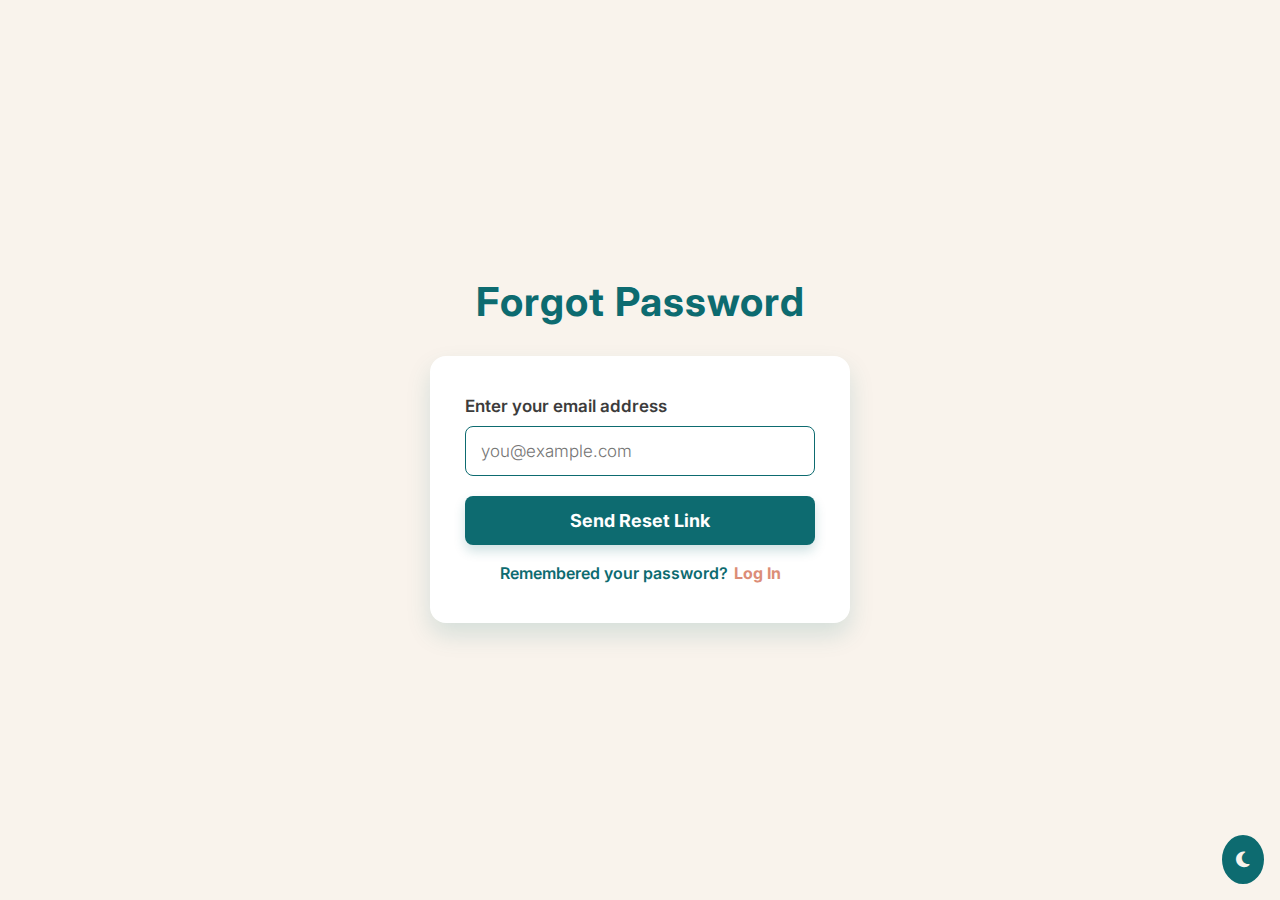
<file: forgot-password.html>
<!DOCTYPE html>
<html lang="en">
  <head>
    <meta charset="UTF-8" />
    <meta name="viewport" content="width=device-width, initial-scale=1.0" />
    <title>forgot password</title>
    <link rel="stylesheet" href="style.css" />
    <link rel="stylesheet" href="login.css" />
  </head>
  <body>
    <div class="login-container">
      <h1 class="login-title">Forgot Password</h1>
      <form id="login-form" class="login-form">
        <label for="email" class="login-label">Enter your email address</label>
        <input
          type="email"
          id="email"
          name="email"
          class="login-input"
          placeholder="you@example.com"
          required
        />
        <button type="submit" class="login-button">Send Reset Link</button>

        <div class="register">
          Remembered your password?
          <a href="login.html">Log In</a>
        </div>
      </form>
    </div>
    <script src="forgot-password.js"></script>
    <script src="theme.js"></script>
  </body>
</html>
</file>
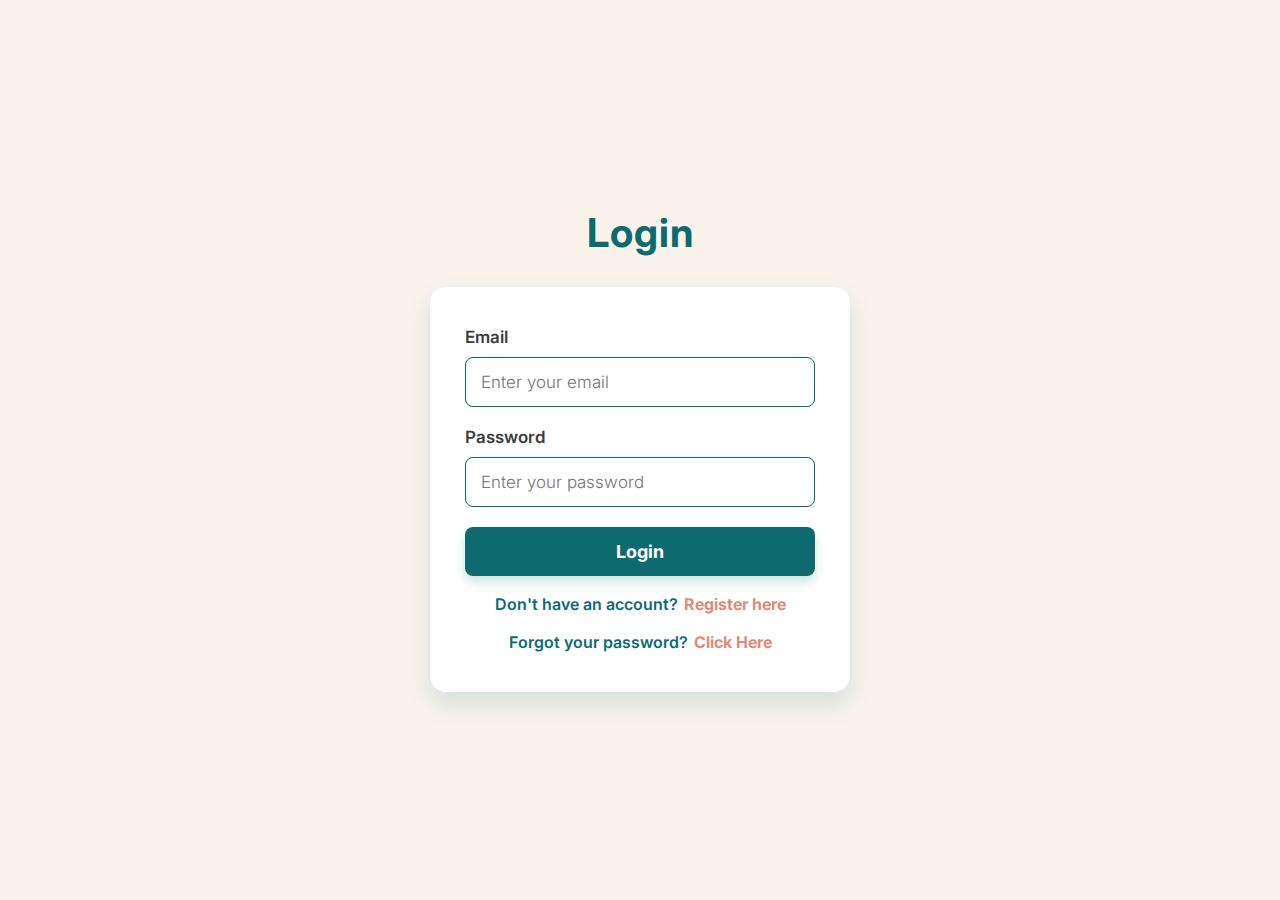
<file: login.html>
<!DOCTYPE html>
<html lang="en">
  <head>
    <meta charset="UTF-8" />
    <meta name="viewport" content="width=device-width, initial-scale=1.0" />
    <title>Login</title>
    <link rel="stylesheet" href="style.css" />
    <link rel="stylesheet" href="login.css" />
  </head>
  <body>
    <div class="login-container">
      <h2 class="login-title">Login</h2>
      <form action="/dashboard.html" class="login-form">
        <label for="email" class="login-label">Email</label>
        <input
          type="email"
          id="email"
          name="email"
          required
          class="login-input"
          placeholder="Enter your email"
        />
        <label for="password" class="login-label">Password</label>
        <input
          type="password"
          id="password"
          name="password"
          required
          class="login-input"
          placeholder="Enter your password"
          minlength="6"
        />
        <button type="submit" class="login-button">Login</button>

        <p class="register">
          Don't have an account? <a href="/signup.html">Register here</a>
        </p>
        <p class="forgot-password">
          Forgot your password?
          <a href="/forgot-password.html">Click Here</a>
        </p>
      </form>
    </div>
  </body>
</html>
</file>
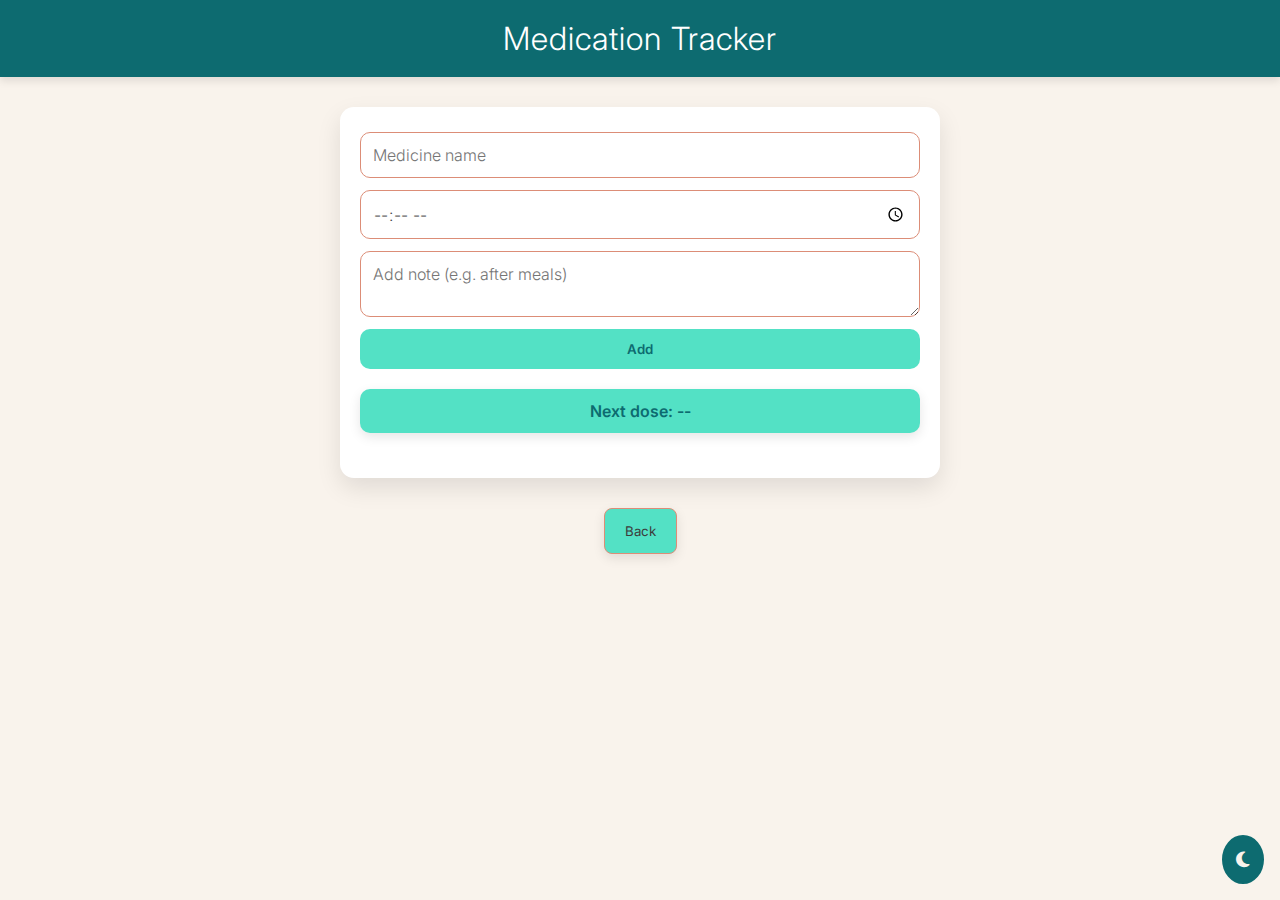
<file: medication.html>
<!DOCTYPE html>
<html lang="en">
  <head>
    <meta charset="UTF-8" />
    <meta name="viewport" content="width=device-width, initial-scale=1.0" />
    <title>Medication Tracker</title>
    <link rel="stylesheet" href="style.css" />
    <link rel="stylesheet" href="medication.css" />
  </head>
  <body>
    <header>
      <h1>Medication Tracker</h1>
    </header>

    <main class="container">
      <!-- Add new medication -->
      <div class="input-group">
        <input type="text" id="medName" placeholder="Medicine name" />
        <input type="time" id="medTime" />
        <textarea
          id="medNote"
          placeholder="Add note (e.g. after meals)"
        ></textarea>
        <button onclick="addMedication()">Add</button>
      </div>

      <!-- Next dose reminder -->
      <div class="next-dose" id="nextDose">Next dose: --</div>

      <!-- Medication list -->
      <div id="medList"></div>
    </main>
    <!-- Back button -->
    <div class="end-btn">
      <button class="btn">
        <a href="dashboard.html">Back</a>
      </button>
    </div>

    <script src="medication.js"></script>
    <script src="theme.js"></script>
  </body>
</html>
</file>
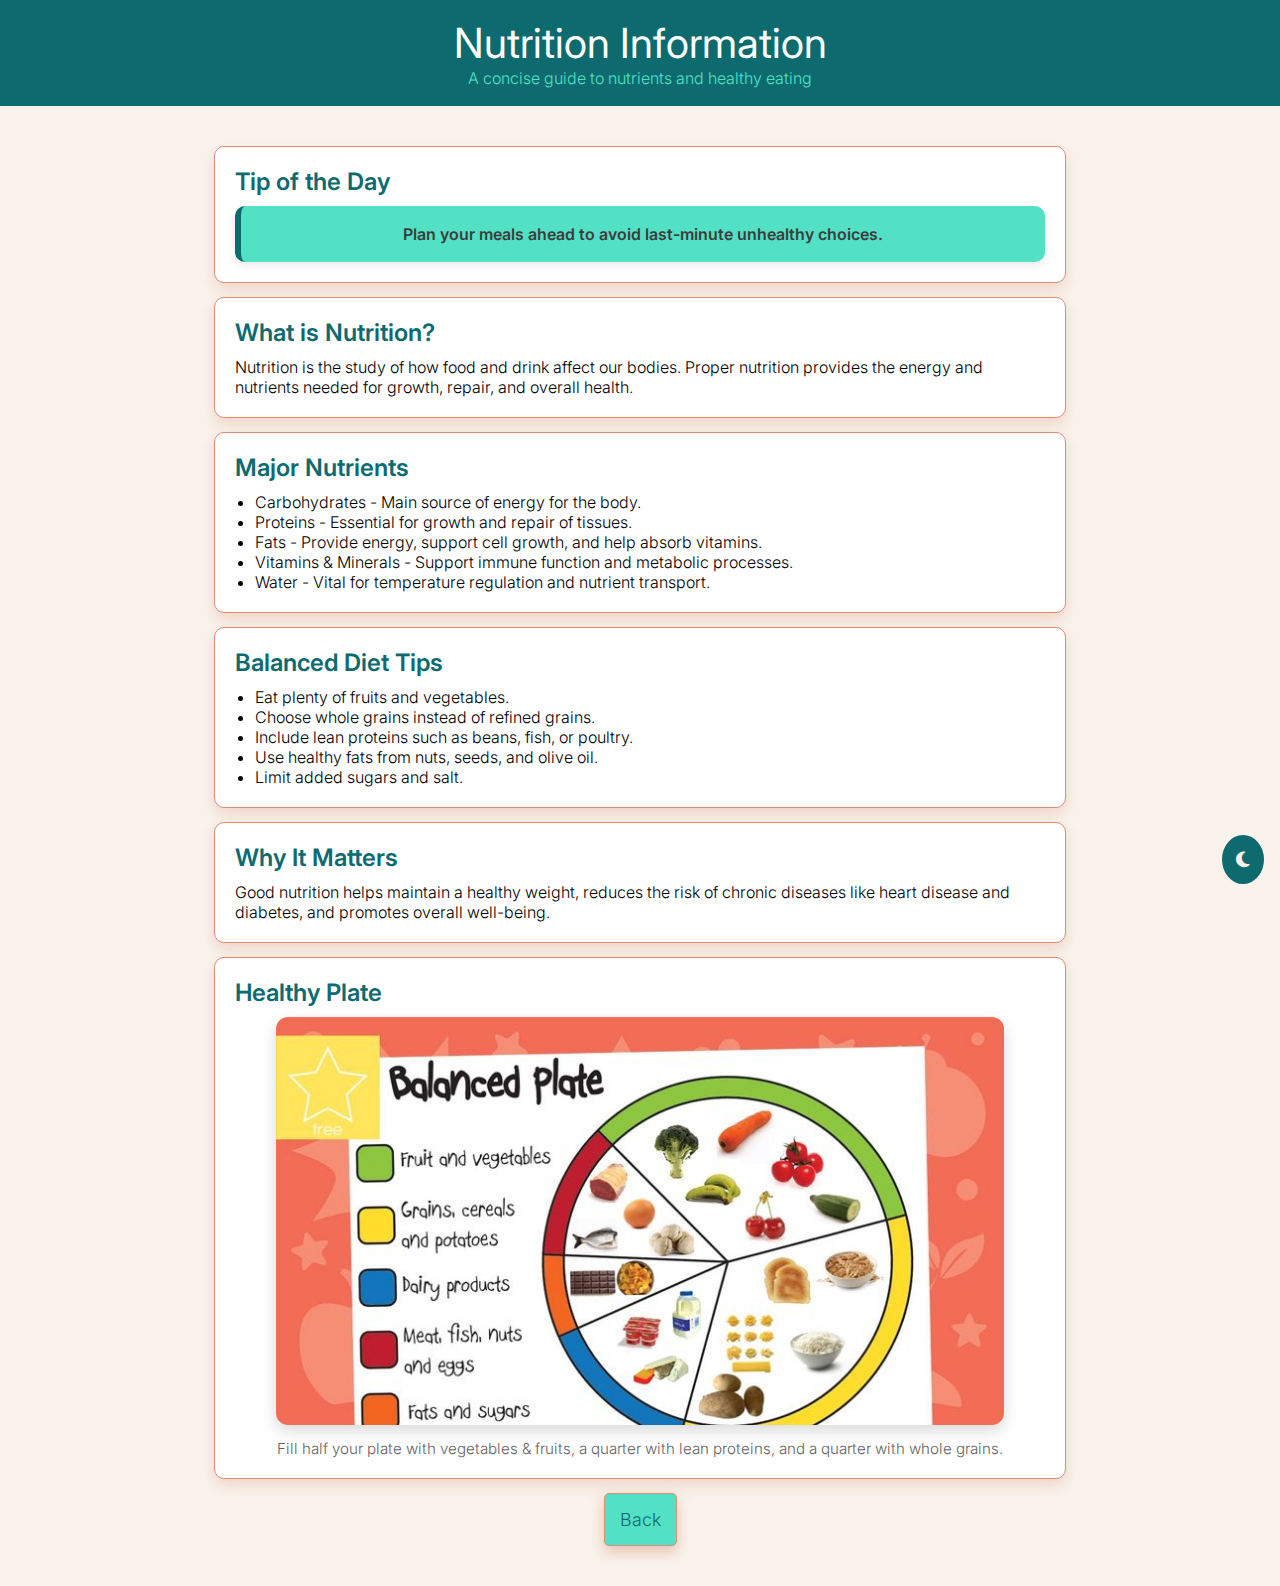
<file: nutrition.html>
<!DOCTYPE html>
<html lang="en">
  <head>
    <meta charset="UTF-8" />
    <meta name="viewport" content="width=device-width, initial-scale=1.0" />
    <title>Nutrition Basics</title>
    <link rel="stylesheet" href="style.css" />
    <link rel="stylesheet" href="nutrition.css" />
  </head>
  <body>
    <header>
      <h1>Nutrition Information</h1>
      <p class="tagline">A concise guide to nutrients and healthy eating</p>
    </header>

    <main>
      <section class="card">
        <h2>Tip of the Day</h2>
        <p id="daily-tip">Loading tip...</p>
      </section>

      <section class="card">
        <h2>What is Nutrition?</h2>
        <p>
          Nutrition is the study of how food and drink affect our bodies. Proper
          nutrition provides the energy and nutrients needed for growth, repair,
          and overall health.
        </p>
      </section>

      <section class="card">
        <h2>Major Nutrients</h2>
        <ul>
          <li>
            <strong>Carbohydrates</strong> - Main source of energy for the body.
          </li>
          <li>
            <strong>Proteins</strong> - Essential for growth and repair of
            tissues.
          </li>
          <li>
            <strong>Fats</strong> - Provide energy, support cell growth, and
            help absorb vitamins.
          </li>
          <li>
            <strong>Vitamins & Minerals</strong> - Support immune function and
            metabolic processes.
          </li>
          <li>
            <strong>Water</strong> - Vital for temperature regulation and
            nutrient transport.
          </li>
        </ul>
      </section>

      <section class="card">
        <h2>Balanced Diet Tips</h2>
        <ul>
          <li>Eat plenty of fruits and vegetables.</li>
          <li>Choose whole grains instead of refined grains.</li>
          <li>Include lean proteins such as beans, fish, or poultry.</li>
          <li>Use healthy fats from nuts, seeds, and olive oil.</li>
          <li>Limit added sugars and salt.</li>
        </ul>
      </section>

      <section class="card">
        <h2>Why It Matters</h2>
        <p>
          Good nutrition helps maintain a healthy weight, reduces the risk of
          chronic diseases like heart disease and diabetes, and promotes overall
          well-being.
        </p>
      </section>

      <section class="card">
        <h2>Healthy Plate</h2>
        <img
          src="public/plate.png"
          alt="Balanced plate graphic"
          class="plate-image"
        />
        <p class="img-caption">
          Fill half your plate with vegetables & fruits, a quarter with lean
          proteins, and a quarter with whole grains.
        </p>
      </section>

      <div class="end-btn">
        <button class="btn">
          <a href="dashboard.html"> Back </a>
        </button>
      </div>

      <script>
        const tips = [
          "Snack on a handful of unsalted nuts or seeds instead of chips.",
          "Drink a full glass of water before each meal to stay hydrated.",
          "Choose whole fruits over fruit juices to get more fiber.",
          "Add a handful of leafy greens to your lunch or dinner every day.",
          "Start your morning with a high-protein breakfast to stay full longer.",
          "Swap sugary drinks for sparkling water with a splash of lemon.",
          "Include at least three different colored vegetables on your plate.",
          "Use herbs and spices instead of extra salt for flavor.",
          "Take a short walk after meals to aid digestion.",
          "Plan your meals ahead to avoid last-minute unhealthy choices.",
        ];
        document.getElementById("daily-tip").textContent =
          tips[Math.floor(Math.random() * tips.length)];
      </script>
    </main>
    <script src="theme.js"></script>
  </body>
</html>
</file>
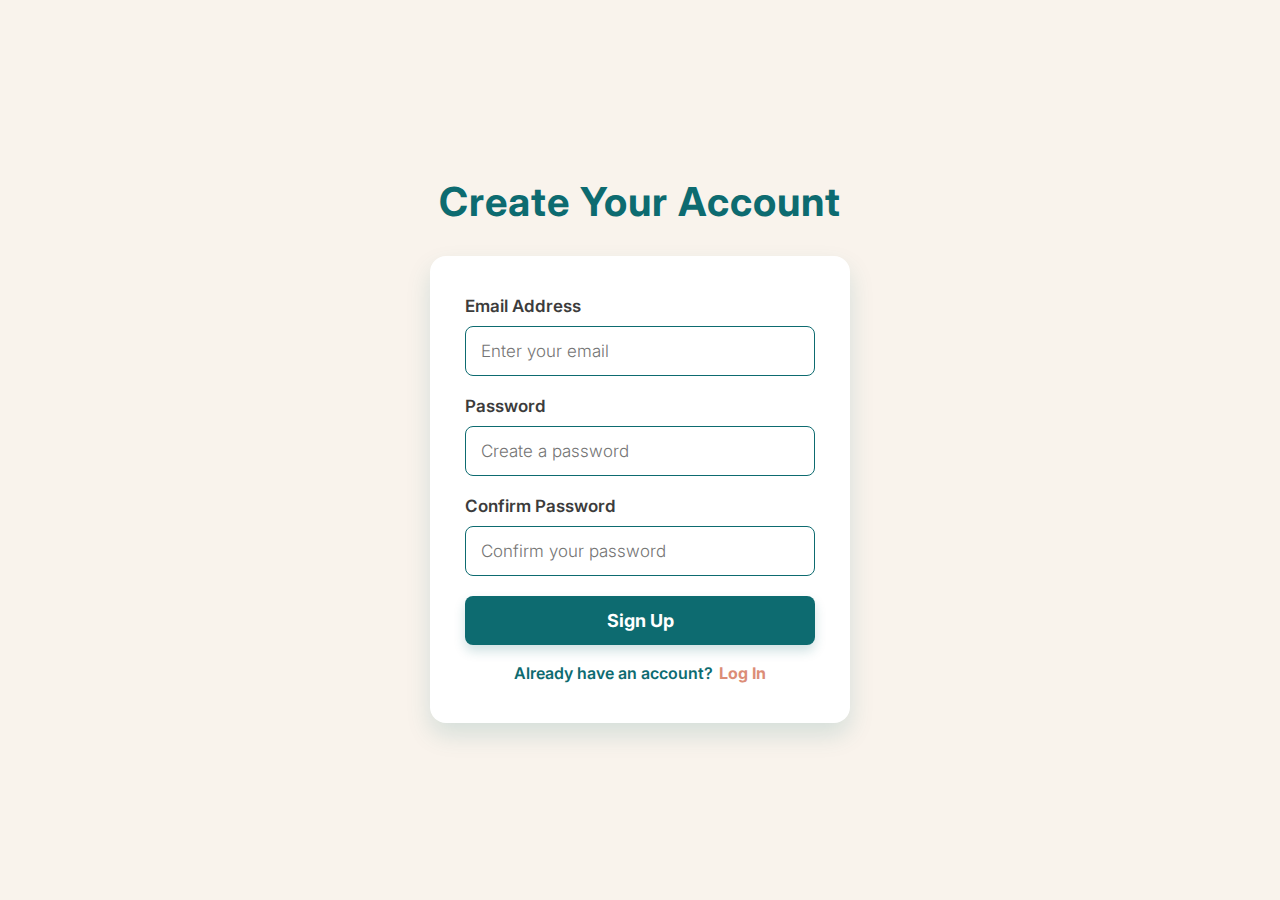
<file: signup.html>
<!DOCTYPE html>
<html lang="en">
  <head>
    <meta charset="UTF-8" />
    <meta name="viewport" content="width=device-width, initial-scale=1.0" />
    <title>Signup</title>
    <link rel="stylesheet" href="style.css" />
    <link rel="stylesheet" href="login.css" />
  </head>
  <body>
    <div class="login-container">
      <h1 class="login-title">Create Your Account</h1>
      <form id="login-form" class="login-form">
        <label for="email" class="login-label">Email Address</label>
        <input
          type="email"
          id="email"
          name="email"
          class="login-input"
          placeholder="Enter your email"
          required
        />
        <label for="password" class="login-label">Password</label>
        <input
          type="password"
          id="password"
          name="password"
          class="login-input"
          placeholder="Create a password"
          required
          minlength="6"
        />
        <label for="confirm-password" class="login-label"
          >Confirm Password</label
        >
        <input
          type="password"
          id="confirm-password"
          name="confirm-password"
          class="login-input"
          placeholder="Confirm your password"
          required
          minlength="6"
        />
        <button type="submit" class="login-button">Sign Up</button>

        <div class="register">
          Already have an account?
          <a href="/login.html">Log In</a>
        </div>
      </form>
    </div>
    <script src="/signup.js"></script>
  </body>
</html>
</file>
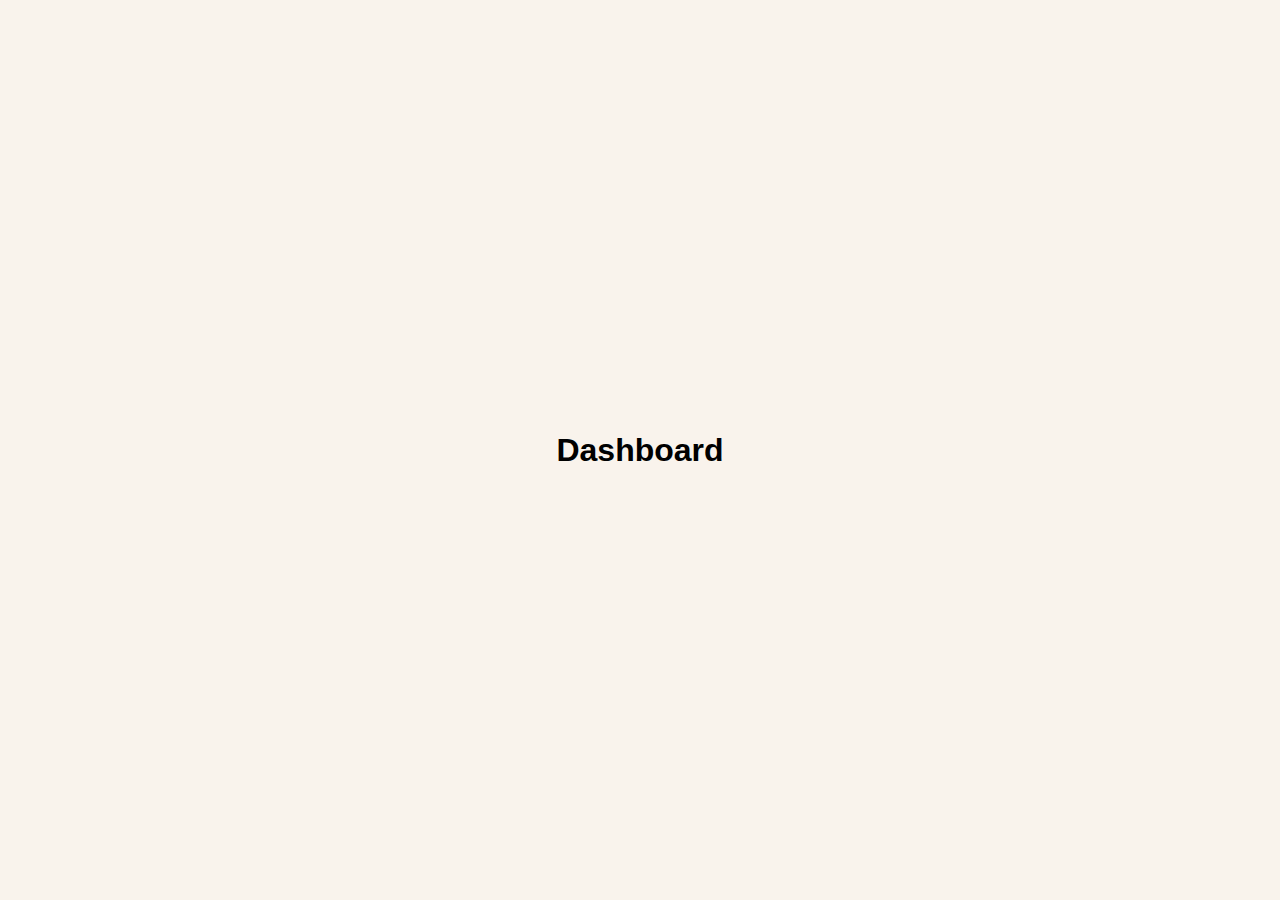
<file: FSJ_MPR/dashboard.html>
<!DOCTYPE html>
<html lang="en">
  <head>
    <meta charset="UTF-8" />
    <meta name="viewport" content="width=device-width, initial-scale=1.0" />
    <title>Dashboard</title>
    <link rel="stylesheet" href="style.css" />
  </head>
  <body>
    <h1
      style="
        height: 100vh;
        display: flex;
        align-items: center;
        justify-content: center;
      "
    >
      Dashboard
    </h1>
  </body>
</html>
</file>
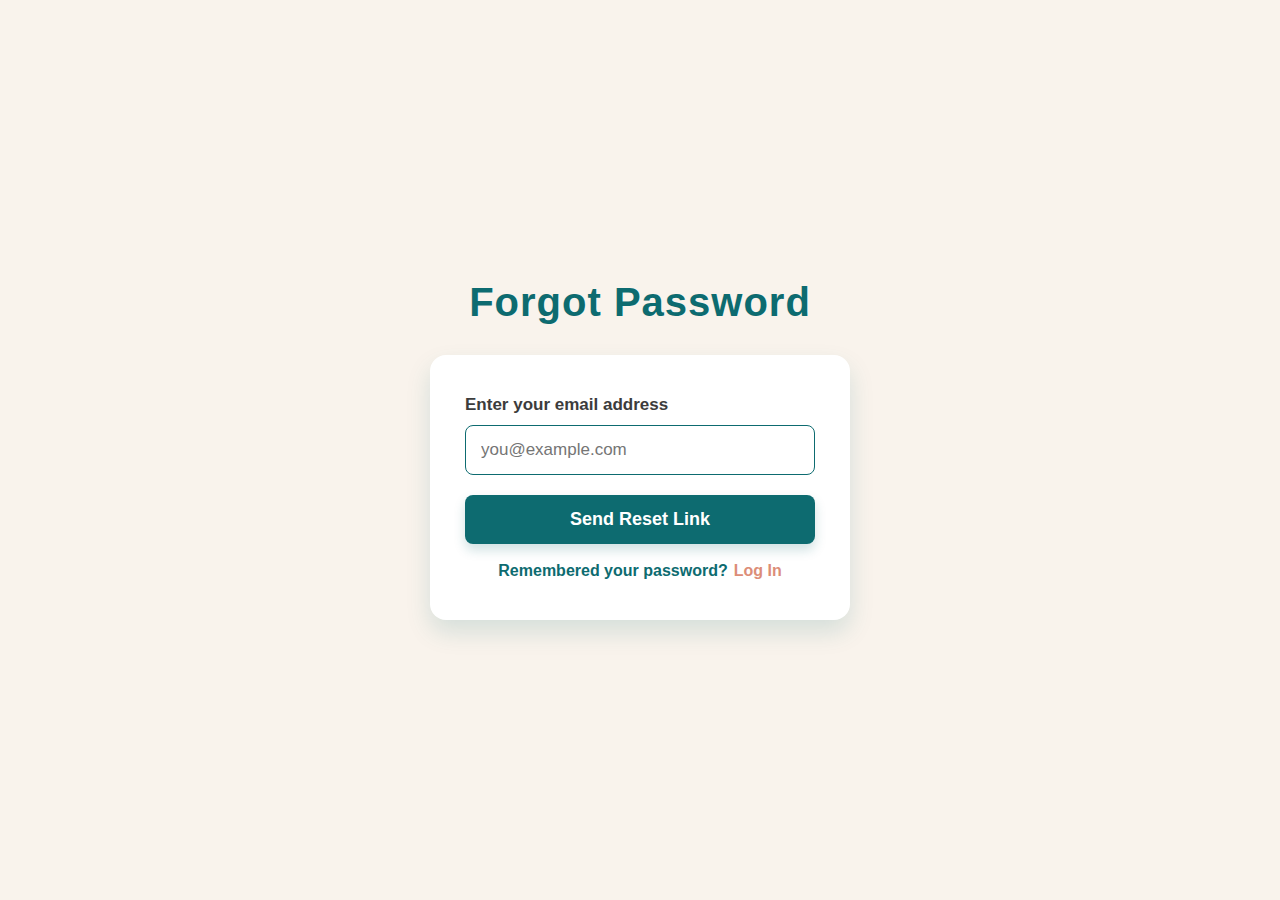
<file: FSJ_MPR/forgot-password.html>
<!DOCTYPE html>
<html lang="en">
  <head>
    <meta charset="UTF-8" />
    <meta name="viewport" content="width=device-width, initial-scale=1.0" />
    <title>forgot password</title>
    <link rel="stylesheet" href="style.css" />
    <link rel="stylesheet" href="login.css" />
  </head>
  <body>
    <div class="login-container">
      <h1 class="login-title">Forgot Password</h1>
      <form class="login-form" action="/index.html">
        <label for="email" class="login-label">Enter your email address</label>
        <input
          type="email"
          id="email"
          name="email"
          class="login-input"
          placeholder="you@example.com"
          required
        />
        <button type="submit" class="login-button">Send Reset Link</button>

        <div class="register">
          Remembered your password?
          <a href="/login.html">Log In</a>
        </div>
      </form>
    </div>
  </body>
</html>
</file>
<file: style.css>
@import url("https://fonts.googleapis.com/css2?family=Inter:ital,opsz,wght@0,14..32,100..900;1,14..32,100..900&display=swap");

:root {
  --primary-color: rgb(13, 107, 112); /* primary color main branding color */
  --secondary-color: rgb(
    220,
    141,
    119
  ); /* secondary color for accents : buttons*/
  --accent-color: rgb(
    83,
    225,
    197
  ); /* accent color for highlights : special sections */
  --background-color: rgb(249, 243, 236); /* background color */
  --surface-color: rgb(255, 255, 255); /* surface color for cards and panels */
  --text-color: rgb(60, 60, 60); /* main text color */
  --text-secondary-color: rgb(
    100,
    100,
    100
  ); /* secondary text color for less emphasis */
  --hover-color: rgb(184, 111, 97); /* hover color for links and buttons */
}

* {
  font-family: "Inter", sans-serif;
  font-optical-sizing: auto;
  font-weight: 300;
  font-style: normal;
  margin: 0;
  padding: 0;
  box-sizing: border-box;
}

body {
  background-color: var(--background-color);
}

/* nav section */
.navbar {
  background-color: var(--primary-color);
  color: var(--text-color);
  padding: 10px;
  display: flex;
  justify-content: space-between;
  align-items: center;
}

.logo {
  color: var(--surface-color);
  font-size: 1.5em;
  font-weight: 500;
  text-align: center;
}

.nav-links {
  list-style: none;
  display: flex;
  justify-content: center;
  align-items: center;
}

.nav-links li {
  margin: 13px;
}

.nav-links a {
  color: var(--surface-color);
  text-decoration: none;
  font-weight: bold;
}

.nav-links a:hover {
  color: var(--hover-color);
}

.nav-toggle {
  display: none;
  cursor: pointer;
  font-size: 1.5em;
}

.login {
  background-color: var(--accent-color);
  padding: 5px 12px;
  border-radius: 3px;
  text-decoration: none;
}

@media (max-width: 466px) {
  .nav-links {
    z-index: 100;
    position: absolute;
    top: 48px;
    right: 2px;
    border: var(--surface-color) 1px solid;
    border-radius: 5px;
    box-shadow: rgba(25, 1, 47, 0.4) 0px 4px 8px;
    width: 60%;
    background-color: var(--primary-color);
    flex-direction: column;
    align-items: flex-start;
    display: none;
  }

  .nav-links li {
    font-size: smaller;
    padding: 4px;
    font-weight: lighter;
    margin: 3px 15px;
    text-align: center;
  }

  .nav-toggle {
    display: block;
  }

  .nav-links.active {
    display: flex;
  }
}

/* Hero section */
.hero {
  position: relative;
  background-image: url("public/hero.png");
  background-size: cover;
  background-position: center;
  background-repeat: no-repeat;
  background-color: var(--accent-color); /* fallback color */
  color: var(--surface-color);
  height: 100vh;
  display: flex;
  flex-direction: column;
  justify-content: center;
  align-items: center;
  text-align: center;
  z-index: 0;
}

.hero::before {
  content: "";
  position: absolute;
  inset: 0;
  background-color: rgba(0, 0, 0, 0.5);
  z-index: -1;
  border-radius: inherit;
}

.hero h1 {
  font-size: 3em;
  margin-bottom: 20px;
}

.hero p {
  font-size: 1.2em;
  margin-bottom: 20px;
}

.hero a {
  background-color: var(--primary-color);
  color: var(--surface-color);
  padding: 10px 20px;
  border-radius: 5px;
  text-decoration: none;
  font-weight: bold;
}

.hero a:hover {
  color: var(--hover-color);
}

.hero img {
  max-width: 100%;
  height: auto;
  margin-bottom: 20px;
  border-radius: 10px;
  box-shadow: 0 4px 8px rgba(13, 107, 112, 0.3);
  object-fit: cover;
}

/* About Us Section */
.about-us {
  margin: 40px auto;
  display: flex;
  flex-wrap: wrap;
  justify-content: space-around;
  align-items: center;
  padding: 40px 30px;
  text-align: left;
  color: var(--text-color);
  background-color: var(--surface-color);
  border-radius: 12px;
  box-shadow: 0 6px 15px rgba(13, 107, 112, 0.15);
  gap: 27px;
}

.about-text {
  text-align: center;
  flex: 1 1 400px;
}

.about-us h2 {
  font-size: 50px;
  color: var(--primary-color);
  margin-bottom: 20px;
  font-weight: 700;
}

.about-us p {
  font-size: 23px;
  line-height: 1.6;
  color: var(--text-secondary-color);
  font-weight: 400;
}

.about-us img {
  max-width: 70%;
  height: auto;
  border-radius: 12px;
  box-shadow: 0 6px 12px rgba(13, 107, 112, 0.25);
  transition: transform 0.3s ease, box-shadow 0.3s ease;
  cursor: default;
}

.about-us img:hover {
  transform: scale(1.02);
  box-shadow: 0 10px 20px rgba(13, 107, 112, 0.35);
}

@media (max-width: 466px) {
  .about-us {
    flex-direction: column;
    text-align: center;
  }

  .about-text,
  .about-us img {
    flex: 1 1 100%;
    max-width: 100%;
  }

  .about-us img {
    margin-top: 20px;
  }
}

/* Stats Section */
.stats {
  display: flex;
  flex-wrap: wrap;
  align-items: center;
  justify-content: space-between;
  max-width: 100vw;
  margin: 40px 0 60px 0;
  padding: 0 20px;
  gap: 20px;
}

.stat {
  flex: 1;
  flex-wrap: wrap;
  background-color: var(--surface-color);
  color: var(--primary-color);
  border-radius: 14px;
  padding: 35px 25px;
  box-shadow: 0 8px 16px rgba(13, 107, 112, 0.12);
  text-align: center;
  transition: transform 0.3s ease, box-shadow 0.3s ease;
  box-sizing: border-box;
}

.stat:hover {
  transform: translateY(-6px);
  box-shadow: 0 14px 28px rgba(13, 107, 112, 0.2);
}

.stat h3 {
  font-size: 3.5em;
  margin-bottom: 10px;
  font-weight: 900;
}

.stat p {
  font-size: 1.2em;
  font-weight: 600;
  color: var(--secondary-color);
  margin-top: 0;
}

/* Features Section */
.service_header {
  display: flex;
  align-items: center;
  justify-content: space-between;
  gap: 2rem;
}
.section_header {
  font-size: 40px;
  font-weight: bolder;
  color: var(--primary-color);
}
.service_header {
  display: flex;
  justify-content: center; /* Horizontal center */
  align-items: center; /* Vertical center */
  margin-bottom: 35px;
  margin-top: 50px;
  color: var(--text-color);
}
.service_grid {
  margin-top: 10px;
  display: grid;
  grid-template-columns: repeat(4, 225px);
  gap: 20px;
  justify-content: center;
}
.service_card {
  text-align: center;
  border-radius: 10px;
  background-color: var(--surface-color);
  cursor: pointer;
  margin-left: 0px;
  height: 175px;
  width: 160px;
  padding: 12px;
  transition: ease-in-out 0.4s;
}
.service_card span {
  display: inline-block;
  margin: 20px;
  padding: 20px;
  font-size: 1.25rem;
  background-color: var(--primary-color);
  border-radius: 100%;
  transition: 0.2s;
}
i {
  color: var(--background-color);
}
.service_card h4 {
  margin-top: 10px;

  font-weight: 600;
  color: var(--hover-color);
}
.service_card:hover {
  transform: translateY(-6px);
  box-shadow: 0 14px 28px rgba(13, 107, 112, 0.2);
}
.service_card:hover span {
  background-color: var(--hover-color);
}
/* Responsive features*/
@media (max-width: 992px) {
  .service_grid {
    grid-template-columns: repeat(2, 200px);
    gap: 15px;
  }
}

@media (max-width: 576px) {
  .service_grid {
    grid-template-columns: 1fr;
    gap: 15px;
  }
  .service_card {
    width: 90%;
    height: auto;
    margin: 0 auto;
  }
}

.footer1 {
  margin-top: 80px;
  background-color: var(--primary-color);
  color: var(--surface-color);
  padding: 20px;
}
.fcontent {
  margin-bottom: 20px;
}
.follow {
  margin-bottom: 0px;
  display: flex;
  align-items: center;
  text-align: center;
  justify-content: center;
  font-weight: bold;
  padding-top: 30px;
  gap: 3rem;
}
.grid {
  display: grid;
  grid-template-columns: repeat(4, 40px);
  gap: 20px;
  justify-content: center;
}
.grid span {
  font-size: 2rem;
}
.card {
  cursor: pointer;
}
.footer p:hover {
  cursor: pointer;
  color: var(--hover-color);
}
.section_footer {
  display: grid;
  grid-template-columns: repeat(3, auto);
  gap: 2rem;
  align-items: center;
  text-align: center;
  justify-content: center;
  padding: 20px;
}
/* responsive footer*/
@media (max-width: 768px) {
  .section_footer {
    grid-template-columns: 1fr 1fr;
    gap: 1.5rem;
  }
}

@media (max-width: 480px) {
  .section_footer {
    grid-template-columns: 1fr;
    gap: 1rem;
  }
}
.foot {
  display: flex;
  align-items: center;
  text-align: center;
  justify-content: center;
}
</file>
<file: login.css>
.login-container {
  display: flex;
  flex-direction: column;
  align-items: center;
  justify-content: center;
  min-height: 100vh;
  background: var(--background-color);
  padding: 20px;
  font-family: 'Segoe UI', Tahoma, Geneva, Verdana, sans-serif;
}

.login-title {
  font-size: 40px;
  color: var(--primary-color);
  margin-bottom: 30px;
  font-weight: 700;
  letter-spacing: 1px;
}

.login-form {
  background-color: var(--surface-color);
  padding: 40px 35px;
  border-radius: 16px;
  box-shadow: 0 12px 24px rgba(13, 107, 112, 0.15);
  display: flex;
  flex-direction: column;
  width: 100%;
  max-width: 420px;
  transition: box-shadow 0.3s ease;
}

.login-form:hover {
  box-shadow: 0 16px 36px rgba(13, 107, 112, 0.25);
}

.login-label {
  margin-bottom: 10px;
  font-size: 17px;
  color: var(--text-color);
  font-weight: 600;
}

.login-input {
  margin-bottom: 20px;
  padding: 14px 15px;
  border: 1.8px solid var(--primary-color);
  border-radius: 8px;
  font-size: 17px;
  color: var(--text-color);
  outline-offset: 2px;
  transition: border-color 0.3s ease;
}

.login-input:focus {
  border-color: var(--input-focus-color);
  box-shadow: 0 0 6px var(--input-focus-color);
}

.login-button {
  padding: 14px 0;
  background-color: var(--primary-color);
  color: var(--surface-color);
  border: none;
  border-radius: 8px;
  font-size: 18px;
  font-weight: 700;
  cursor: pointer;
  box-shadow: 0 6px 12px rgba(13, 107, 112, 0.2);
  transition: background-color 0.3s ease, box-shadow 0.3s ease;
}

.login-button:hover {
  background-color: var(--hover-color);
  box-shadow: 0 8px 16px rgba(13, 107, 112, 0.3);
}

.register,
.forgot-password {
  margin-top: 18px;
  font-size: 16px;
  display: flex;
  justify-content: center;
  align-items: center;
  gap: 6px;
  color: var(--primary-color);
  font-weight: 600;
}

.register a,
.forgot-password a {
  color: var(--secondary-color);
  text-decoration: none;
  font-weight: 700;
  transition: color 0.3s ease;
}

.register a:hover,
.forgot-password a:hover {
  text-decoration: underline;
  color: var(--hover-color);
}

#message {
  margin-top: 10px;
  font-size: 14px;
  font-weight: bold;
}
</file>
<file: medication.css>
/* ------------------ Base Styles ------------------ */
body {
  font-family: "Poppins", sans-serif;
  background: var(--background-color, #f5f7fa);
  color: var(--text-color, #333);
  margin: 0;
  padding: 0;
}

header {
  background: var(--primary-color, #0d6b70);
  color: #fff;
  text-align: center;
  padding: 1.2rem;
  box-shadow: 0 4px 8px rgba(0,0,0,0.1);
}

header h1 {
  margin: 0;
  font-size: 2rem;
  letter-spacing: 1px;
}

/* ------------------ Container ------------------ */
.container {
  max-width: 600px;
  margin: 30px auto;
  background: var(--surface-color, #fff);
  padding: 25px 20px;
  border-radius: 14px;
  box-shadow: 0 10px 25px rgba(0,0,0,0.1);
}

/* ------------------ Inputs & Textarea ------------------ */
.input-group {
  display: flex;
  flex-direction: column;
  gap: 12px;
  margin-bottom: 20px;
}

input, textarea {
  padding: 12px;
  border: 1px solid var(--secondary-color, #c8c8c8);
  border-radius: 10px;
  background: var(--surface-color, #fff);
  color: var(--text-color, #333);
  font-size: 1rem;
  transition: border 0.2s ease, box-shadow 0.2s ease;
}

input:focus, textarea:focus {
  outline: none;
  border-color: var(--accent-color, #53e1c5);
  box-shadow: 0 0 8px rgba(83, 225, 197, 0.3);
}

/* ------------------ Buttons ------------------ */
button {
  padding: 12px 20px;
  border: none;
  border-radius: 10px;
  background: var(--accent-color, #53e1c5);
  color: var(--primary-color, #0d6b70);
  font-weight: 600;
  cursor: pointer;
  transition: transform 0.2s ease, background 0.3s ease, color 0.3s ease;
}

button:hover {
  transform: scale(1.05);
  background: var(--secondary-color, #dc8d77);
  color: var(--surface-color, #fff);
}

/* ------------------ Medication Item ------------------ */
.med-item {
  background: var(--surface-color, #fff);
  border: 1px solid var(--secondary-color, #c8c8c8);
  border-radius: 12px;
  padding: 16px;
  margin-bottom: 12px;
  display: flex;
  justify-content: space-between;
  align-items: center;
  flex-wrap: wrap;
  box-shadow: 0 6px 15px rgba(0,0,0,0.08);
  transition: transform 0.2s ease, box-shadow 0.2s ease;
}

.med-item:hover {
  transform: translateY(-2px);
  box-shadow: 0 8px 20px rgba(0,0,0,0.12);
}

.med-info {
  flex: 1;
  margin-right: 10px;
}

.med-name {
  font-weight: 700;
  color: var(--primary-color, #0d6b70);
  font-size: 1.1rem;
}

.med-time, .med-note {
  font-size: 0.9rem;
  color: var(--text-secondary-color, #666);
  font-style: italic;
  margin-top: 2px;
}

/* ------------------ Remove Button ------------------ */
.med-actions button {
  background: transparent;
  color: var(--secondary-color, #dc8d77);
  border: none;
  font-size: 1.3rem;
  cursor: pointer;
  transition: color 0.2s ease;
}

.med-actions button:hover {
  color: var(--hover-color, #ff4b5c);
}

/* ------------------ Next Dose ------------------ */
.next-dose {
  text-align: center;
  background: var(--accent-color, #53e1c5);
  color: var(--primary-color, #0d6b70);
  padding: 12px;
  border-radius: 10px;
  font-weight: 600;
  font-size: 1rem;
  margin-bottom: 20px;
  box-shadow: 0 4px 12px rgba(0,0,0,0.1);
  transition: background 0.3s ease, color 0.3s ease;
}

/* Optional: Smooth scrolling for small devices */
@media (max-width: 480px) {
  .container {
    margin: 20px 15px;
    padding: 20px;
  }
}

.end-btn {
  display: flex;
  justify-content: center;
  align-items: center;
  margin: 8px;
}

.btn {
  padding: 14px 20px;
  border: 1px solid var(--secondary-color);
  border-radius: 8px;
  background-color: var(--accent-color);
  color: var(--text-color);
  box-shadow: 0 4px 12px rgba(0,0,0,0.1);
  transition: transform 0.25s ease;
}

.btn:hover {
  background-color: var(--secondary-color);
  transform: scale(1.03);
}

.btn a {
  text-decoration: none;
  color: var(--text-color);
  font-weight: 400;
}
</file>
<file: nutrition.css>
body {
  margin: 0;
  padding: 0;
  box-sizing: border-box;
}
header {
  background: var(--primary-color);
  padding: 18px;
  text-align: center;
}
header h1 {
  font-size: 2.6rem;
  color: white;
  font-weight: bolder;
}
header .tagline {
  color: var(--accent-color);
}
main {
  max-width: 920px;
  margin: 40px auto;
  padding: 0 20px;
}
.card {
  border: 1px solid var(--secondary-color);
  background-color: var(--surface-color);
  margin: 14px;
  padding: 20px;
  border-radius: 10px;
  box-shadow: 0 6px 14px rgb(220, 141, 119, 0.3);
  transition: transform 0.26s ease, box-shadow 0.36s ease;
}
.card:hover {
  transform: translateY(-5px);
  box-shadow: 0 10px 20px rgba(220, 141, 119, 0.5);
}
h2 {
  color: var(--primary-color);
  margin-top: 0;
  margin-bottom: 10px;
  font-weight: 600;
}
ul {
  margin-left: 20px;
}
.end-btn {
  display: flex;
  justify-content: center;
  align-items: center;
  margin: 10px;
}
.btn {
  padding: 15px;
  font-size: large;
  border: 1px solid var(--secondary-color);
  border-radius: 5px;
  background-color: var(--accent-color);
  color: var(--primary-color);
  box-shadow: 0 6px 14px rgb(220, 141, 119, 0.5);
  transition: transform 0.25s ease;
}
.btn:hover {
  background-color: var(--secondary-color);
  transform: scale(1.03);
}
.btn a {
  text-decoration: none;
  color: var(--primary-color);
}
.plate-image {
  max-width: 90%;
  display: block;
  margin: 10px auto 14px;
  border-radius: 12px;
  box-shadow: 0 6px 16px rgba(0, 0, 0, 0.15);
  transition: transform 0.25s ease;
}
.plate-image:hover {
  transform: scale(1.03);
}
.img-caption {
  text-align: center;
  color: var(--text-secondary-color);
  font-size: 0.95rem;
  margin-top: 0;
}
#daily-tip {
  background: var(--accent-color);
  color: var(--text-color);
  padding: 18px 20px;
  border-left: 6px solid var(--primary-color);
  border-radius: 10px;
  font-size: 1rem;
  font-weight: 600;
  box-shadow: 0 4px 10px rgba(0, 0, 0, 0.08);
  margin-top: 10px;
  text-align: center;
  transition: background-color 0.3s ease;
}
#daily-tip:hover {
  background-color: rgba(83, 225, 197, 0.85);
}
</file>
<file: FSJ_MPR/style.css>
:root {
  --primary-color: rgb(13, 107, 112); /* primary color main branding color */
  --secondary-color: rgb(
    220,
    141,
    119
  ); /* secondary color for accents : buttons*/
  --accent-color: rgb(
    83,
    225,
    197
  ); /* accent color for highlights : special sections */
  --background-color: rgb(249, 243, 236); /* background color */
  --surface-color: rgb(255, 255, 255); /* surface color for cards and panels */
  --text-color: rgb(60, 60, 60); /* main text color */
  --text-secondary-color: rgb(
    100,
    100,
    100
  ); /* secondary text color for less emphasis */
  --hover-color: rgb(184, 111, 97); /* hover color for links and buttons */
}

* {
  margin: 0;
  padding: 0;
  box-sizing: border-box;
}

body {
  font-family: Arial, sans-serif;
  background-color: var(--background-color);
}

/* nav section */
.navbar {
  background-color: var(--primary-color);
  color: var(--text-color);
  padding: 10px;
  display: flex;
  justify-content: space-between;
  align-items: center;
}

.logo {
  color: var(--surface-color);
  font-size: 1.5em;
  font-weight: bold;
  text-align: center;
}

.nav-links {
  list-style: none;
  display: flex;
  justify-content: center;
  align-items: center;
}

.nav-links li {
  margin: 13px;
}

.nav-links a {
  color: var(--surface-color);
  text-decoration: none;
  font-weight: bold;
}

.nav-links a:hover {
  color: var(--hover-color);
}

.nav-toggle {
  display: none;
  cursor: pointer;
  font-size: 1.5em;
}

.login {
  background-color: var(--accent-color);
  padding: 5px 12px;
  border-radius: 3px;
  text-decoration: none;
}

@media (max-width: 466px) {
  .nav-links {
    position: absolute;
    top: 48px;
    right: 2px;
    border: var(--surface-color) 1px solid;
    border-radius: 5px;
    box-shadow: rgba(25, 1, 47, 0.4) 0px 4px 8px;
    width: 60%;
    background-color: var(--primary-color);
    flex-direction: column;
    align-items: flex-start;
    display: none;
  }

  .nav-links li {
    font-size: smaller;
    padding: 4px;
    font-weight: lighter;
    margin: 3px 15px;
    text-align: center;
  }

  .nav-toggle {
    display: block;
  }

  .nav-links.active {
    display: flex;
  }
}

/* Hero section */
.hero {
  position: relative;
  background-image: url("public/hero.png");
  background-size: cover;
  background-position: center;
  background-repeat: no-repeat;
  background-color: var(--accent-color); /* fallback color */
  color: var(--surface-color);
  height: 100vh;
  display: flex;
  flex-direction: column;
  justify-content: center;
  align-items: center;
  text-align: center;
  z-index: 0;
}

.hero::before {
  content: "";
  position: absolute;
  inset: 0;
  background-color: rgba(0, 0, 0, 0.5);
  z-index: -1;
  border-radius: inherit;
}

.hero h1 {
  font-size: 3em;
  margin-bottom: 20px;
}

.hero p {
  font-size: 1.2em;
  margin-bottom: 20px;
}

.hero a {
  background-color: var(--primary-color);
  color: var(--surface-color);
  padding: 10px 20px;
  border-radius: 5px;
  text-decoration: none;
  font-weight: bold;
}

.hero a:hover {
  color: var(--hover-color);
}

.hero img {
  max-width: 100%;
  height: auto;
  margin-bottom: 20px;
  border-radius: 10px;
  box-shadow: 0 4px 8px rgba(13, 107, 112, 0.3);
  object-fit: cover;
}

/* About Us Section */
.about-us {
  margin: 40px auto;
  display: flex;
  flex-wrap: wrap;
  justify-content: space-around;
  align-items: center;
  padding: 40px 30px;
  text-align: left;
  color: var(--text-color);
  background-color: var(--surface-color);
  border-radius: 12px;
  box-shadow: 0 6px 15px rgba(13, 107, 112, 0.15);
  gap: 27px;
}

.about-text {
  text-align: center;
  flex: 1 1 400px;
}

.about-us h2 {
  font-size: 50px;
  color: var(--primary-color);
  margin-bottom: 20px;
  font-weight: 700;
}

.about-us p {
  font-size: 23px;
  line-height: 1.6;
  color: var(--text-secondary-color);
  font-weight: 400;
}

.about-us img {
  max-width: 70%;
  height: auto;
  border-radius: 12px;
  box-shadow: 0 6px 12px rgba(13, 107, 112, 0.25);
  transition: transform 0.3s ease, box-shadow 0.3s ease;
  cursor: default;
}

.about-us img:hover {
  transform: scale(1.02);
  box-shadow: 0 10px 20px rgba(13, 107, 112, 0.35);
}

@media (max-width: 466px) {
  .about-us {
    flex-direction: column;
    text-align: center;
  }

  .about-text,
  .about-us img {
    flex: 1 1 100%;
    max-width: 100%;
  }

  .about-us img {
    margin-top: 20px;
  }
}

/* Stats Section */
.stats {
  display: flex;
  flex-wrap: wrap;
  align-items: center;
  justify-content: space-between;
  max-width: 100vw;
  margin: 40px 0 60px 0;
  padding: 0 20px;
  gap: 20px;
}

.stat {
  flex: 1;
  flex-wrap: wrap;
  background-color: var(--surface-color);
  color: var(--primary-color);
  border-radius: 14px;
  padding: 35px 25px;
  box-shadow: 0 8px 16px rgba(13, 107, 112, 0.12);
  text-align: center;
  transition: transform 0.3s ease, box-shadow 0.3s ease;
  box-sizing: border-box;
}

.stat:hover {
  transform: translateY(-6px);
  box-shadow: 0 14px 28px rgba(13, 107, 112, 0.2);
}

.stat h3 {
  font-size: 3.5em;
  margin-bottom: 10px;
  font-weight: 900;
}

.stat p {
  font-size: 1.2em;
  font-weight: 600;
  color: var(--secondary-color);
  margin-top: 0;
}

/* Features Section */
.service_header {
  display: flex;
  align-items: center;
  justify-content: space-between;
  gap: 2rem;
}
.section_header {
  font-size: 40px;
  font-weight: bolder;
  color: var(--primary-color);
}
.service_header {
  display: flex;
  justify-content: center; /* Horizontal center */
  align-items: center; /* Vertical center */
  margin-bottom: 35px;
  margin-top: 50px;
  color: var(--text-color);
}
.service_grid {
  margin-top: 10px;
  display: grid;
  grid-template-columns: repeat(4, 225px);
  gap: 20px;
  justify-content: center;
}
.service_card {
  text-align: center;
  border-radius: 10px;
  background-color: var(--surface-color);
  cursor: pointer;
  margin-left: 0px;
  height: 175px;
  width: 160px;
  padding: 12px;
  transition:ease-in-out 0.4s;
}
.service_card span {
  display: inline-block;
  margin: 20px;
  padding: 20px;
  font-size: 1.25rem;
  background-color: rgb(3, 142, 150);
  border-radius: 100%;
  transition: 0.2s;
}
.service_card h4 {
  margin-top: 10px;

  font-weight: 600;
  color: var(--hover-color);
}
.service_card:hover {
  transform: translateY(-6px);
  box-shadow: 0 14px 28px rgba(13, 107, 112, 0.2);
}
.service_card:hover span {
  background-color: var(--hover-color);
}
/* Responsive features*/
@media (max-width: 992px) {
  .service_grid {
    grid-template-columns: repeat(2, 200px);
    gap: 15px;
  }
}

@media (max-width: 576px) {
  .service_grid {
    grid-template-columns: 1fr;
    gap: 15px;
  }
  .service_card {
    width: 90%;
    height: auto;
    margin: 0 auto;
  }
}

.footer1 {
  margin-top: 80px;
  background-color: var(--primary-color);
  color: var(--surface-color);
  padding: 20px;
}
.fcontent {
  margin-bottom: 20px;
}
.follow {
  margin-bottom: 0px;
  display: flex;
  align-items: center;
  text-align: center;
  justify-content: center;
  font-weight: bold;
  padding-top: 30px;
  gap: 3rem;
}
.grid {
  display: grid;
  grid-template-columns: repeat(4, 40px);
  gap: 20px;
  justify-content: center;
}
.grid span {
  font-size: 2rem;
}
.card {
  cursor: pointer;
}
.footer p:hover {
  cursor: pointer;
  text-decoration: underline;
}
.section_footer {
  display: grid;
  grid-template-columns: repeat(3, auto);
  gap: 2rem;
  align-items: center;
  text-align: center;
  justify-content: center;
  padding: 20px;
}
/* responsive footer*/
@media (max-width: 768px) {
  .section_footer {
    grid-template-columns: 1fr 1fr; 
    gap: 1.5rem;
  }
}

@media (max-width: 480px) {
  .section_footer {
    grid-template-columns: 1fr;
    gap: 1rem;
  }
}
.foot {
  display: flex;
  align-items: center;
  text-align: center;
  justify-content: center;
}
</file>
<file: FSJ_MPR/login.css>
.login-container {
  display: flex;
  flex-direction: column;
  align-items: center;
  justify-content: center;
  min-height: 100vh;
  background: var(--background-color);
  padding: 20px;
  font-family: 'Segoe UI', Tahoma, Geneva, Verdana, sans-serif;
}

.login-title {
  font-size: 40px;
  color: var(--primary-color);
  margin-bottom: 30px;
  font-weight: 700;
  letter-spacing: 1px;
}

.login-form {
  background-color: var(--surface-color);
  padding: 40px 35px;
  border-radius: 16px;
  box-shadow: 0 12px 24px rgba(13, 107, 112, 0.15);
  display: flex;
  flex-direction: column;
  width: 100%;
  max-width: 420px;
  transition: box-shadow 0.3s ease;
}

.login-form:hover {
  box-shadow: 0 16px 36px rgba(13, 107, 112, 0.25);
}

.login-label {
  margin-bottom: 10px;
  font-size: 17px;
  color: var(--text-color);
  font-weight: 600;
}

.login-input {
  margin-bottom: 20px;
  padding: 14px 15px;
  border: 1.8px solid var(--primary-color);
  border-radius: 8px;
  font-size: 17px;
  color: var(--text-color);
  outline-offset: 2px;
  transition: border-color 0.3s ease;
}

.login-input:focus {
  border-color: var(--input-focus-color);
  box-shadow: 0 0 6px var(--input-focus-color);
}

.login-button {
  padding: 14px 0;
  background-color: var(--primary-color);
  color: var(--surface-color);
  border: none;
  border-radius: 8px;
  font-size: 18px;
  font-weight: 700;
  cursor: pointer;
  box-shadow: 0 6px 12px rgba(13, 107, 112, 0.2);
  transition: background-color 0.3s ease, box-shadow 0.3s ease;
}

.login-button:hover {
  background-color: var(--hover-color);
  box-shadow: 0 8px 16px rgba(13, 107, 112, 0.3);
}

.register,
.forgot-password {
  margin-top: 18px;
  font-size: 16px;
  display: flex;
  justify-content: center;
  align-items: center;
  gap: 6px;
  color: var(--primary-color);
  font-weight: 600;
}

.register a,
.forgot-password a {
  color: var(--secondary-color);
  text-decoration: none;
  font-weight: 700;
  transition: color 0.3s ease;
}

.register a:hover,
.forgot-password a:hover {
  text-decoration: underline;
  color: var(--hover-color);
}
</file>
